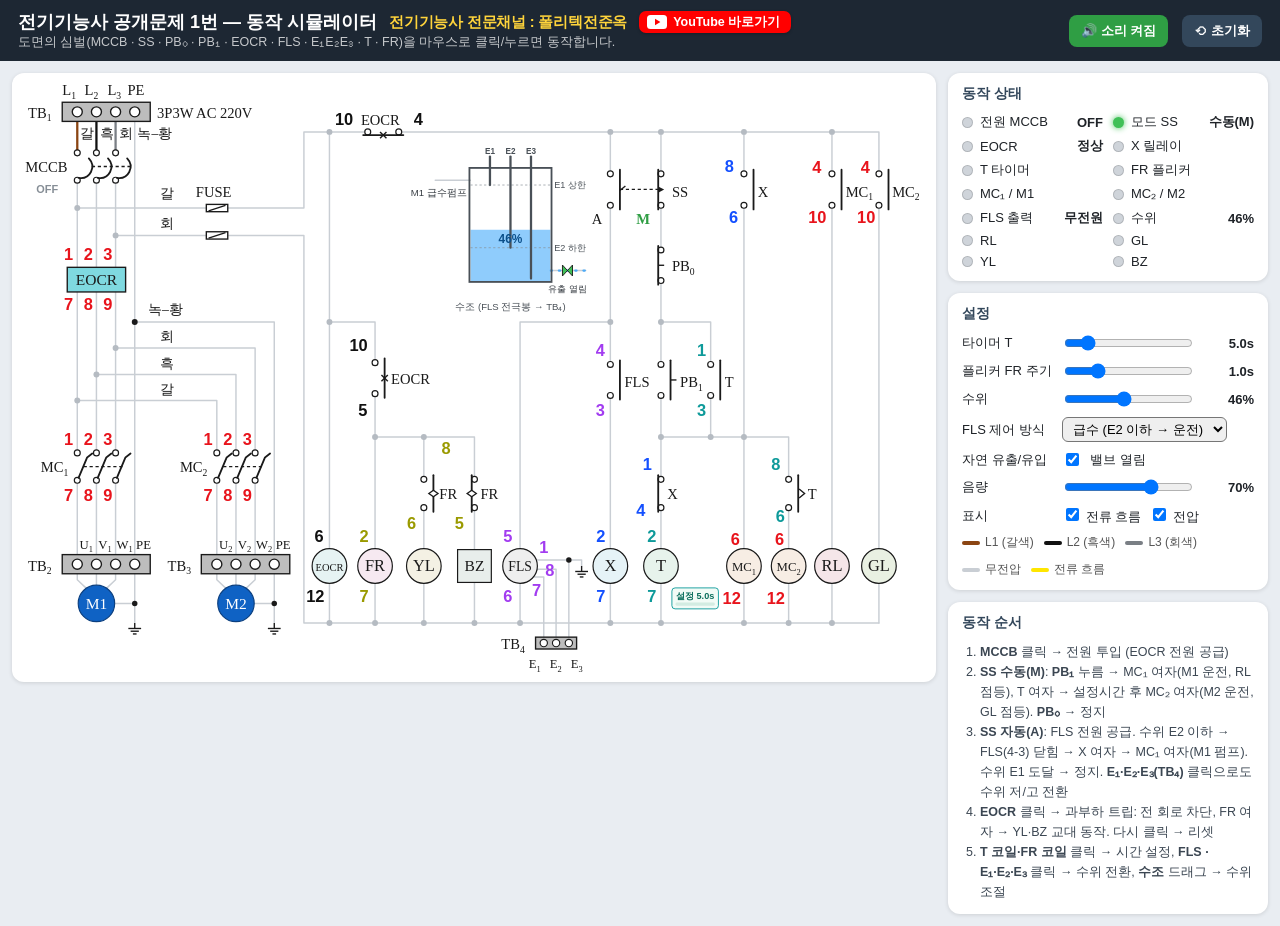
<file: simulator-sample.html>
<!DOCTYPE html>
<html lang="ko">
<head>
<meta charset="UTF-8">
<meta name="viewport" content="width=device-width, initial-scale=1">
<title>전기기능사 공개문제 1번 시뮬레이터</title>
<style>
  *{box-sizing:border-box}
  body{margin:0;background:#e9edf2;color:#1f2328;font-family:-apple-system,BlinkMacSystemFont,"Apple SD Gothic Neo","Malgun Gothic","Noto Sans KR",sans-serif}
  header{display:flex;align-items:center;gap:14px;flex-wrap:wrap;padding:10px 18px;background:#1d2733;color:#fff}
  header h1{margin:0;font-size:18px}
  header .sub{font-size:12.5px;opacity:.75}
  .ttl{display:flex;align-items:center;gap:10px 12px;flex-wrap:wrap}
  .brand{font-size:14.5px;font-weight:700;color:#ffd43b;letter-spacing:-.2px}
  .yt{display:inline-flex;align-items:center;gap:6px;padding:4px 11px 4px 8px;border-radius:7px;background:#ff0000;color:#fff;
    font-size:12.5px;font-weight:700;text-decoration:none;line-height:1;box-shadow:0 1px 3px rgba(0,0,0,.25)}
  .yt:hover{background:#cc0000}
  .yt svg{width:20px;height:14px;flex:none}
  header .sp{flex:1}
  .btn{border:0;border-radius:8px;padding:7px 12px;font-size:13px;font-weight:600;cursor:pointer;background:#33475b;color:#fff}
  .btn:hover{background:#41596f}
  .btn.on{background:#2f9e44}
  .wrap{display:flex;gap:12px;padding:12px;align-items:flex-start}
  .board{flex:1;min-width:0;background:#fff;border-radius:12px;box-shadow:0 1px 4px rgba(0,0,0,.12);padding:6px}
  aside{width:320px;flex:none;display:flex;flex-direction:column;gap:12px}
  .card{background:#fff;border-radius:12px;box-shadow:0 1px 4px rgba(0,0,0,.12);padding:12px 14px}
  .card h3{margin:0 0 10px;font-size:14px;color:#33475b}
  .stat{display:grid;grid-template-columns:1fr 1fr;gap:6px 10px;font-size:13px}
  .stat div{display:flex;align-items:center;gap:7px}
  .led{width:11px;height:11px;border-radius:50%;background:#cfd4da;flex:none;box-shadow:inset 0 0 0 1px rgba(0,0,0,.15)}
  .led.on{background:#40c057;box-shadow:0 0 6px #40c057}
  .led.warn{background:#fa5252;box-shadow:0 0 6px #fa5252}
  .led.amber{background:#fab005;box-shadow:0 0 6px #fab005}
  .ctl{display:flex;align-items:center;gap:8px;font-size:13px;margin:8px 0}
  .ctl label{width:92px;flex:none}
  .ctl input[type=range]{flex:1}
  .ctl output{width:52px;text-align:right;font-variant-numeric:tabular-nums;font-weight:600}
  select{font-size:13px;padding:3px 6px;border-radius:6px}
  ol{margin:0;padding-left:18px;font-size:12.5px;line-height:1.6;color:#3b4652}
  .legend{display:flex;flex-wrap:wrap;gap:10px;font-size:12px;color:#555;margin-top:8px}
  .legend span::before{content:"";display:inline-block;width:18px;height:4px;border-radius:2px;margin-right:5px;vertical-align:middle;background:var(--c)}
  svg{display:block;width:100%;height:auto;user-select:none;-webkit-user-select:none;touch-action:none}
  .wire{fill:none;stroke:#c9ced4;stroke-width:3.2;stroke-linejoin:round;stroke-linecap:round;transition:stroke .15s}
  .vL1{stroke:#8b4513;stroke-width:5}.vL2{stroke:#111;stroke-width:5}.vL3{stroke:#7a7f85;stroke-width:5}
  svg.novolt .wire{stroke:#2b2b2b;stroke-width:3.2}
  .flow{fill:none;stroke:#ffe600;stroke-width:5;stroke-linecap:round;stroke-dasharray:3 15;animation:flow .55s linear infinite;pointer-events:none}
  svg.noflow .flow{visibility:hidden}
  @keyframes flow{to{stroke-dashoffset:-18}}
  .blade{stroke:#1a1a1a;stroke-width:4;fill:none;stroke-linecap:round}
  .bar,.mv{transition:transform .07s ease-out}
  .term{fill:#fff;stroke:#1a1a1a;stroke-width:2.6}
  .hit{fill:transparent;cursor:pointer}
  .hit:hover{fill:rgba(28,126,214,.07);stroke:#1c7ed6;stroke-width:2;stroke-dasharray:7 5}
    #pop{position:fixed;z-index:10;background:#fff;border-radius:10px;box-shadow:0 6px 24px rgba(0,0,0,.25);padding:12px 14px;width:270px;font-size:13px}
  #pop .pt{font-weight:700;margin-bottom:6px}
  #pop .row{display:flex;gap:8px;align-items:center}
  #pop input[type=range]{flex:1}
  #pop .act{text-align:right;margin-top:8px}
  @media (max-width:1150px){.wrap{flex-direction:column;align-items:stretch}aside{width:100%}}
</style>
</head>
<body>
<header>
  <div>
    <div class="ttl"><h1>전기기능사 공개문제 1번 — 동작 시뮬레이터</h1><span class="brand">전기기능사 전문채널 : 폴리텍전준옥</span><a class="yt" href="https://www.youtube.com/@ok7724" target="_blank" rel="noopener" title="유튜브 채널 바로가기 (새 창)"><svg viewBox="0 0 20 14" aria-hidden="true"><rect width="20" height="14" rx="3.5" fill="#fff"/><path d="M8 3.8 13.4 7 8 10.2Z" fill="#ff0000"/></svg>YouTube 바로가기</a></div>
    <div class="sub">도면의 심벌(MCCB · SS · PB₀ · PB₁ · EOCR · FLS · E₁E₂E₃ · T · FR)을 마우스로 클릭/누르면 동작합니다.</div>
  </div>
  <div class="sp"></div>
  <button class="btn on" id="bSound">🔊 소리 켜짐</button>
  <button class="btn" id="bReset">⟲ 초기화</button>
</header>

<div class="wrap">
  <div class="board">
    <svg id="sim" viewBox="0 0 2000 1310">
      <defs>
        <filter id="glow" x="-60%" y="-60%" width="220%" height="220%">
          <feGaussianBlur stdDeviation="7" result="b"/>
          <feMerge><feMergeNode in="b"/><feMergeNode in="SourceGraphic"/></feMerge>
        </filter>
        <clipPath id="tankClip"><rect x="992" y="197" width="176" height="246"/></clipPath>
      </defs>
      <rect width="2000" height="1310" fill="#fff"/>
      <g id="gWires"></g><g id="gFlows"></g><g id="gParts"></g><g id="gLabels"></g><g id="gHits"></g>
    </svg>
  </div>

  <aside>
    <div class="card">
      <h3>동작 상태</h3>
      <div class="stat" id="stat"></div>
    </div>
    <div class="card">
      <h3>설정</h3>
      <div class="ctl"><label>타이머 T</label><input type="range" id="tset" min="1" max="30" step="0.5" value="5"><output id="tsetO">5.0s</output></div>
      <div class="ctl"><label>플리커 FR 주기</label><input type="range" id="frset" min="0.4" max="3" step="0.1" value="1"><output id="frsetO">1.0s</output></div>
      <div class="ctl"><label>수위</label><input type="range" id="lvl" min="0" max="100" step="1" value="50"><output id="lvlO">50%</output></div>
      <div class="ctl"><label>FLS 제어 방식</label>
        <select id="mode"><option value="supply">급수 (E2 이하 → 운전)</option><option value="drain">배수 (E1 도달 → 운전)</option></select></div>
      <div class="ctl"><label>자연 유출/유입</label><input type="checkbox" id="valve" checked><span id="valveT">밸브 열림</span></div>
      <div class="ctl"><label>음량</label><input type="range" id="vol" min="0" max="1" step="0.05" value="0.7"><output id="volO">70%</output></div>
      <div class="ctl"><label>표시</label>
        <label style="width:auto"><input type="checkbox" id="showFlow" checked> 전류 흐름</label>
        <label style="width:auto"><input type="checkbox" id="showVolt" checked> 전압</label></div>
      <div class="legend"><span style="--c:#8b4513">L1 (갈색)</span><span style="--c:#111">L2 (흑색)</span><span style="--c:#7a7f85">L3 (회색)</span><span style="--c:#c9ced4">무전압</span><span style="--c:#ffe600">전류 흐름</span></div>
    </div>
    <div class="card">
      <h3>동작 순서</h3>
      <ol>
        <li><b>MCCB</b> 클릭 → 전원 투입 (EOCR 전원 공급)</li>
        <li><b>SS 수동(M)</b>: <b>PB₁</b> 누름 → MC₁ 여자(M1 운전, RL 점등), T 여자 → 설정시간 후 MC₂ 여자(M2 운전, GL 점등). <b>PB₀</b> → 정지</li>
        <li><b>SS 자동(A)</b>: FLS 전원 공급. 수위 E2 이하 → FLS(4-3) 닫힘 → X 여자 → MC₁ 여자(M1 펌프). 수위 E1 도달 → 정지. <b>E₁·E₂·E₃(TB₄)</b> 클릭으로도 수위 저/고 전환</li>
        <li><b>EOCR</b> 클릭 → 과부하 트립: 전 회로 차단, FR 여자 → YL·BZ 교대 동작. 다시 클릭 → 리셋</li>
        <li><b>T 코일·FR 코일</b> 클릭 → 시간 설정, <b>FLS · E₁·E₂·E₃</b> 클릭 → 수위 전환, <b>수조</b> 드래그 → 수위 조절</li>
      </ol>
    </div>
  </aside>
</div>

<div id="pop" hidden>
  <div class="pt" id="popT"></div>
  <div class="row"><input type="range" id="popR"><output id="popO" style="width:52px;text-align:right;font-weight:700"></output></div>
  <div class="act"><button class="btn" id="popClose">확인</button></div>
</div>

<script>
"use strict";
const NS='http://www.w3.org/2000/svg';
const svg=document.getElementById('sim');
const G={w:gid('gWires'),f:gid('gFlows'),p:gid('gParts'),l:gid('gLabels'),h:gid('gHits')};
function gid(i){return document.getElementById(i)}
function el(tag,a,parent){const e=document.createElementNS(NS,tag);for(const k in a)e.setAttribute(k,a[k]);if(parent)parent.appendChild(e);return e}
const SERIF='"Times New Roman","Nanum Myeongjo","AppleMyungjo","Batang",serif';
const SANS='Arial,"Apple SD Gothic Neo","Malgun Gothic",sans-serif';
const C={red:'#e8141c',blue:'#1450ff',pur:'#a23cf0',teal:'#0e9a9a',olive:'#9a9a00',blk:'#111'};

/* 텍스트 (X_1 → 아래첨자) */
function txt(x,y,s,o={}){
  const size=o.size||32;
  const t=el('text',{x,y,'font-size':size,fill:o.color||'#1a1a1a','text-anchor':o.anchor||'start',
    'font-family':o.font||SERIF,'font-weight':o.weight||'normal','pointer-events':'none'},o.parent||G.l);
  let down=false;
  for(const p of s.split(/(_\w)/)){
    if(!p)continue;
    if(p[0]==='_'){const ts=el('tspan',{dy:8,'font-size':size*0.66},t);ts.textContent=p.slice(1);down=true}
    else{const ts=el('tspan',down?{dy:-8}:{},t);ts.textContent=p;down=false}
  }
  return t;
}
function num(x,y,s,color){return txt(x,y,s,{size:36,color,font:SANS,weight:'bold'})}

/* ───────────── 노드 ───────────── */
const P={};
function n(name,x,y){P[name]={x,y}}
[['S1',130,72],['S2',172,72],['S3',214,72],
 ['CB1t',130,162],['CB1b',130,222],['CB2t',172,162],['CB2b',172,222],['CB3t',214,162],['CB3b',214,222],
 ['JF1',130,283],['JF3',214,343],
 ['EO1',130,413],['EO2',172,413],['EO3',214,413],['EO7',130,467],['EO8',172,467],['EO9',214,467],
 ['J2a',214,590],['J2b',172,648],['J2c',130,705],
 ['A1t',130,820],['A1b',130,880],['A2t',172,820],['A2b',172,880],['A3t',214,820],['A3b',214,880],
 ['B1t',436,820],['B1b',436,880],['B2t',478,820],['B2b',478,880],['B3t',520,820],['B3b',520,880],
 ['U1',130,1064],['V1',172,1064],['W1',214,1064],['U2',436,1064],['V2',478,1064],['W2',520,1064],
 ['M1u',150,1117],['M1v',172,1110],['M1w',194,1117],['M1n',172,1150],
 ['M2u',456,1117],['M2v',478,1110],['M2w',500,1117],['M2n',478,1150],
 ['F1a',413,283],['F1b',460,283],['F3a',413,343],['F3b',460,343],
 ['CTL',683,116],['EN1',767,116],['EN2',835,116],
 ['T1299',1299,116],['T1410',1410,116],['T1592',1592,116],['T1785',1785,116],
 ['C533',683,533],['EOc_t',683,1030],['EOc_b',683,1106],
 ['EP_t',783,622],['EP_b',783,690],['N783',783,785],['FRc_t',783,1030],['FRc_b',783,1106],
 ['N890',890,785],['FRa_t',890,878],['FRa_b',890,940],['YL_t',890,1030],['YL_b',890,1106],
 ['FRb_t',1001,878],['FRb_b',1001,940],['BZ_t',1001,1032],['BZ_b',1001,1104],
 ['SSA_t',1299,208],['SSA_b',1299,277],['NA',1299,533],['FLc_t',1101,1030],['FLc_b',1101,1106],
 ['FL_t',1299,626],['FL_b',1299,694],['Xc_t',1299,1030],['Xc_b',1299,1106],
 ['SSM_t',1410,208],['SSM_b',1410,277],['PB0_t',1410,375],['PB0_b',1410,442],['PBC',1410,533],
 ['PB1_t',1410,626],['PB1_b',1410,694],['N1410',1410,785],
 ['T13_t',1519,626],['T13_b',1519,694],['N1519',1519,785],
 ['X14_t',1410,878],['X14_b',1410,940],['Tc_t',1410,1030],['Tc_b',1410,1106],
 ['X86_t',1592,208],['X86_b',1592,277],['N1592',1592,785],['MC1c_t',1592,1030],['MC1c_b',1592,1106],
 ['T86_t',1690,878],['T86_b',1690,940],['MC2c_t',1690,1030],['MC2c_b',1690,1106],
 ['MC1a_t',1785,208],['MC1a_b',1785,277],['RL_t',1785,1030],['RL_b',1785,1106],
 ['MC2a_t',1888,208],['MC2a_b',1888,277],['GL_t',1888,1030],['GL_b',1888,1106]
].forEach(a=>n(...a));
for(const x of [683,783,890,1001,1101,1299,1410,1592,1690,1785,1888]) n('R'+x,x,1193);

/* ───────────── 엣지 (배선 / 접점 / 부하) ───────────── */
const E=[];
const pt=(x,y)=>({x,y});
function wire(a,b,via=[]){E.push({type:'wire',a,b,pts:[P[a],...via.map(v=>pt(...v)),P[b]]})}
function sw(id,a,b){E.push({type:'sw',id,a,b,pts:[P[a],P[b]]})}
function load(id,a,b){E.push({type:'load',id,a,b})}
function motor(id,t,nn){const parts=t.map(x=>{E.push({type:'mpart',a:x,b:nn});return E.length-1});E.push({type:'motor',id,t,parts})}

// 주회로
wire('S1','CB1t');wire('S2','CB2t');wire('S3','CB3t');
sw('CB1','CB1t','CB1b');sw('CB2','CB2t','CB2b');sw('CB3','CB3t','CB3b');
wire('CB1b','JF1');wire('JF1','EO1');wire('CB2b','EO2');wire('CB3b','JF3');wire('JF3','EO3');
wire('EO1','EO7');wire('EO2','EO8');wire('EO3','EO9');
wire('EO7','J2c');wire('J2c','A1t');wire('EO8','J2b');wire('J2b','A2t');wire('EO9','J2a');wire('J2a','A3t');
wire('J2c','B1t',[[436,705]]);wire('J2b','B2t',[[478,648]]);wire('J2a','B3t',[[520,590]]);
sw('MC1p1','A1t','A1b');sw('MC1p2','A2t','A2b');sw('MC1p3','A3t','A3b');
sw('MC2p1','B1t','B1b');sw('MC2p2','B2t','B2b');sw('MC2p3','B3t','B3b');
wire('A1b','U1');wire('A2b','V1');wire('A3b','W1');wire('B1b','U2');wire('B2b','V2');wire('B3b','W2');
wire('U1','M1u',[[130,1098]]);wire('V1','M1v');wire('W1','M1w',[[214,1098]]);
wire('U2','M2u',[[436,1098]]);wire('V2','M2v');wire('W2','M2w',[[520,1098]]);
motor('M1',['M1u','M1v','M1w'],'M1n');motor('M2',['M2u','M2v','M2w'],'M2n');
// 퓨즈 → 조작회로
wire('JF1','F1a');wire('F1a','F1b');wire('F1b','CTL',[[627,283],[627,116]]);
wire('JF3','F3a');wire('F3a','F3b');wire('F3b','R683',[[627,343],[627,1193]]);
// 상부 모선
wire('CTL','EN1');sw('EOCRnc','EN1','EN2');wire('EN2','T1299');
wire('T1299','T1410');wire('T1410','T1592');wire('T1592','T1785');wire('T1785','MC2a_t',[[1888,116]]);
// EOCR / FR / YL / BZ
wire('CTL','C533');wire('C533','EOc_t');load('EOCR','EOc_t','EOc_b');wire('EOc_b','R683');
wire('C533','EP_t',[[783,533]]);sw('EOCRno','EP_t','EP_b');wire('EP_b','N783');
wire('N783','FRc_t');load('FR','FRc_t','FRc_b');wire('FRc_b','R783');
wire('N783','N890');wire('N890','FRa_t');sw('FRno','FRa_t','FRa_b');wire('FRa_b','YL_t');load('YL','YL_t','YL_b');wire('YL_b','R890');
wire('N890','FRb_t',[[1001,785]]);sw('FRnc','FRb_t','FRb_b');wire('FRb_b','BZ_t');load('BZ','BZ_t','BZ_b');wire('BZ_b','R1001');
// 자동 (SS-A, FLS, X)
wire('T1299','SSA_t');sw('SSA','SSA_t','SSA_b');wire('SSA_b','NA');
wire('NA','FLc_t',[[1101,533]]);load('FLS','FLc_t','FLc_b');wire('FLc_b','R1101');
wire('NA','FL_t');sw('FLSc','FL_t','FL_b');wire('FL_b','Xc_t');load('X','Xc_t','Xc_b');wire('Xc_b','R1299');
// 수동 (SS-M, PB0, PB1, T)
wire('T1410','SSM_t');sw('SSM','SSM_t','SSM_b');wire('SSM_b','PB0_t');sw('PB0','PB0_t','PB0_b');wire('PB0_b','PBC');
wire('PBC','PB1_t');sw('PB1','PB1_t','PB1_b');wire('PB1_b','N1410');
wire('PBC','T13_t',[[1519,533]]);sw('T13','T13_t','T13_b');wire('T13_b','N1519');
wire('N1410','N1519');wire('N1519','N1592');wire('N1592','T86_t',[[1690,785]]);
wire('N1410','X14_t');sw('X14','X14_t','X14_b');wire('X14_b','Tc_t');load('T','Tc_t','Tc_b');wire('Tc_b','R1410');
wire('T1592','X86_t');sw('X86','X86_t','X86_b');wire('X86_b','N1592');
wire('N1592','MC1c_t');load('MC1','MC1c_t','MC1c_b');wire('MC1c_b','R1592');
sw('T86','T86_t','T86_b');wire('T86_b','MC2c_t');load('MC2','MC2c_t','MC2c_b');wire('MC2c_b','R1690');
wire('T1785','MC1a_t');sw('MC1a','MC1a_t','MC1a_b');wire('MC1a_b','RL_t');load('RL','RL_t','RL_b');wire('RL_b','R1785');
sw('MC2a','MC2a_t','MC2a_b');wire('MC2a_b','GL_t');load('GL','GL_t','GL_b');wire('GL_b','R1888');
// 하부 모선
{const xs=[683,783,890,1001,1101,1299,1410,1592,1690,1785,1888];for(let i=0;i<xs.length-1;i++)wire('R'+xs[i],'R'+xs[i+1]);}

/* ───────────── 상태 ───────────── */
const E1=85,E2=30; // 수위 전극 위치(%)
const S={mccb:false,ssA:false,pb0:false,pb1:false,trip:false,
  X:false,Tcoil:false,Tel:0,Tset:5,Tdone:false,MC1:false,MC2:false,
  FR:false,frT:0,frPer:1,frOut:false,flsLatch:false,flsOut:false,
  level:50,mode:'supply',valve:true,m1:0,m2:0,a1:0,a2:0};

function isClosed(id){
  if(id.startsWith('CB'))return S.mccb;
  if(id.startsWith('MC1p'))return S.MC1;
  if(id.startsWith('MC2p'))return S.MC2;
  switch(id){
    case 'EOCRnc':return !S.trip; case 'EOCRno':return S.trip;
    case 'FRno':return S.FR&&S.frOut; case 'FRnc':return !(S.FR&&S.frOut);
    case 'SSA':return S.ssA; case 'SSM':return !S.ssA;
    case 'PB0':return !S.pb0; case 'PB1':return S.pb1;
    case 'FLSc':return S.flsOut; case 'T13':return S.Tcoil;
    case 'X14':return !S.X; case 'X86':return S.X; case 'T86':return S.Tdone;
    case 'MC1a':return S.MC1; case 'MC2a':return S.MC2;
  }
  return false;
}

/* ───────────── 회로 해석 ───────────── */
const SRC={S1:'L1',S2:'L2',S3:'L3'};
function solve(){
  const adj={};for(const k in P)adj[k]=[];
  const cond=[];
  E.forEach((e,i)=>{if(e.type==='wire'||(e.type==='sw'&&isClosed(e.id)))cond.push(i)});
  for(const i of cond){const e=E[i];adj[e.a].push(e.b);adj[e.b].push(e.a)}
  // 전압 라벨 (어느 상에 연결되어 있는가)
  const lab={};
  for(const s in SRC){if(lab[s])continue;lab[s]=SRC[s];const q=[s];
    while(q.length){const u=q.shift();for(const v of adj[u])if(!lab[v]){lab[v]=SRC[s];q.push(v)}}}
  // 부하 여자 판정
  const en={},fl=[...cond];
  E.forEach((e,i)=>{
    if(e.type==='load'){const on=!!(lab[e.a]&&lab[e.b]&&lab[e.a]!==lab[e.b]);en[e.id]=on;if(on)fl.push(i)}
    else if(e.type==='motor'){const ls=e.t.map(t=>lab[t]);const on=ls.every(Boolean)&&new Set(ls).size===3;en[e.id]=on;if(on)fl.push(...e.parts)}
  });
  // 전류 경로: 막다른 가지 제거
  const adjF={},deg={};
  for(const i of fl){const e=E[i];(adjF[e.a]=adjF[e.a]||[]).push(i);(adjF[e.b]=adjF[e.b]||[]).push(i)}
  for(const k in adjF)deg[k]=adjF[k].length;
  const alive=new Set(fl);
  const q=Object.keys(deg).filter(k=>deg[k]===1&&!SRC[k]);
  while(q.length){const u=q.pop();if(deg[u]!==1)continue;
    for(const i of adjF[u])if(alive.has(i)){alive.delete(i);deg[u]--;const e=E[i];const v=e.a===u?e.b:e.a;deg[v]--;if(deg[v]===1&&!SRC[v])q.push(v);break}}
  // 방향: 전원으로부터 거리
  const dist={};
  for(const s in SRC){if(!adjF[s])continue;dist[s]=0;const qq=[s];
    while(qq.length){const u=qq.shift();for(const i of adjF[u]){if(!alive.has(i))continue;const e=E[i];if(e.type!=='wire'&&e.type!=='sw')continue;
      const v=e.a===u?e.b:e.a;if(dist[v]===undefined){dist[v]=dist[u]+1;qq.push(v)}}}}
  const fwd=new Map();
  for(const i of alive){const e=E[i];if(e.type!=='wire'&&e.type!=='sw')continue;
    let f=(dist[e.a]??0)<=(dist[e.b]??0);if(lab[e.a]==='L3')f=!f;fwd.set(i,f)}
  return {lab,en,alive,fwd};
}

/* ───────────── 사운드 (Web Audio) ───────────── */
const Snd={ctx:null,master:null,on:true,vol:.7,noise:null,mot:[],bz:null,
  init(){
    if(this.ctx){if(this.ctx.state==='suspended')this.ctx.resume();return}
    const AC=window.AudioContext||window.webkitAudioContext;if(!AC)return;
    const c=this.ctx=new AC();
    this.master=c.createGain();this.master.gain.value=this.on?this.vol:0;this.master.connect(c.destination);
    const len=c.sampleRate*2,b=c.createBuffer(1,len,c.sampleRate),d=b.getChannelData(0);
    for(let i=0;i<len;i++)d[i]=Math.random()*2-1;this.noise=b;
    this.mot=[this.mkMotor(1),this.mkMotor(0.9)];
    // 부저
    const o=c.createOscillator();o.type='square';o.frequency.value=440;
    const lp=c.createBiquadFilter();lp.type='lowpass';lp.frequency.value=2600;
    const g=c.createGain();g.gain.value=0;o.connect(lp).connect(g).connect(this.master);o.start();this.bz=g;
  },
  setVol(){if(this.master)this.master.gain.setTargetAtTime(this.on?this.vol:0,this.ctx.currentTime,.02)},
  burst(t,freq,q,peak,dec){const c=this.ctx;
    const s=c.createBufferSource();s.buffer=this.noise;const f=c.createBiquadFilter();f.type='bandpass';f.frequency.value=freq;f.Q.value=q;
    const g=c.createGain();g.gain.setValueAtTime(peak,t);g.gain.exponentialRampToValueAtTime(.0008,t+dec);
    s.connect(f).connect(g).connect(this.master);s.start(t,Math.random()*1.5);s.stop(t+dec+.03)},
  thump(t,f0,peak,dec){const c=this.ctx;const o=c.createOscillator();o.frequency.setValueAtTime(f0,t);o.frequency.exponentialRampToValueAtTime(f0*.5,t+dec);
    const g=c.createGain();g.gain.setValueAtTime(peak,t);g.gain.exponentialRampToValueAtTime(.0008,t+dec);o.connect(g).connect(this.master);o.start(t);o.stop(t+dec+.02)},
  click(kind){
    if(!this.ctx)return;const t=this.ctx.currentTime+.005;
    switch(kind){
      case 'relay':this.burst(t,3600,1.1,.7,.025);this.burst(t+.009,4200,1.3,.3,.015);break;
      case 'relayOff':this.burst(t,2900,1.1,.5,.02);this.burst(t+.007,3300,1.2,.2,.012);break;
      case 'mc':this.burst(t,1300,.8,1,.06);this.thump(t,140,.7,.07);this.burst(t+.012,1700,1,.4,.03);break;
      case 'mcOff':this.burst(t,1000,.8,.8,.05);this.thump(t,110,.5,.06);break;
      case 'tick':this.burst(t,5200,1.5,.35,.012);break;
      case 'sw':this.burst(t,2400,1,.55,.02);break;
      case 'mccb':this.burst(t,700,.7,1,.09);this.thump(t,90,.8,.1);break;
    }
  },
  mkMotor(p){const c=this.ctx;
    const out=c.createGain();out.gain.value=0;out.connect(this.master);
    const o1=c.createOscillator();o1.type='sawtooth';const lp=c.createBiquadFilter();lp.type='lowpass';lp.frequency.value=700;
    const g1=c.createGain();g1.gain.value=.3;o1.connect(lp).connect(g1).connect(out);
    const wh=c.createOscillator();wh.type='triangle';const gw=c.createGain();gw.gain.value=.06;wh.connect(gw).connect(out);
    const ns=c.createBufferSource();ns.buffer=this.noise;ns.loop=true;const bp=c.createBiquadFilter();bp.type='bandpass';bp.Q.value=.8;
    const gn=c.createGain();gn.gain.value=.35;ns.connect(bp).connect(gn).connect(out);
    const hum=c.createOscillator();hum.frequency.value=120;const gh=c.createGain();gh.gain.value=0;hum.connect(gh).connect(this.master);
    o1.start();wh.start();ns.start();hum.start();
    return {p,out,o1,wh,bp,gh};
  },
  motor(i,spd,ener){if(!this.ctx)return;const m=this.mot[i],t=this.ctx.currentTime;
    m.o1.frequency.setTargetAtTime((22+98*spd)*m.p,t,.04);
    m.wh.frequency.setTargetAtTime((260+1150*spd)*m.p,t,.04);
    m.bp.frequency.setTargetAtTime(350+1500*spd,t,.04);
    m.out.gain.setTargetAtTime(.2*Math.pow(spd,1.3),t,.04);
    m.gh.gain.setTargetAtTime(ener?.04:0,t,.03)},
  buzz(on){if(this.bz)this.bz.gain.setTargetAtTime(on?.09:0,this.ctx.currentTime,.008)}
};

/* ───────────── 정적 도면 ───────────── */
const W=G.w,PT=G.p;
function line(pts,parent=W,cls='wire'){return el('path',{d:toD(pts),class:cls},parent)}
function toD(pts){return pts.map((p,i)=>(i?'L':'M')+p.x+','+p.y).join(' ')}
function ground(x,y){const g=el('g',{stroke:'#1a1a1a','stroke-width':3},PT);
  el('line',{x1:x,y1:y-12,x2:x,y2:y},g);el('line',{x1:x-14,y1:y,x2:x+14,y2:y},g);el('line',{x1:x-9,y1:y+6,x2:x+9,y2:y+6},g);el('line',{x1:x-4,y1:y+12,x2:x+4,y2:y+12},g)}
function tb(x,y,w,xs){el('rect',{x,y,width:w,height:42,fill:'#bdbdbd',stroke:'#1a1a1a','stroke-width':3},PT);
  for(const cx of xs)el('circle',{cx,cy:y+21,r:11,fill:'#fff',stroke:'#1a1a1a','stroke-width':3},PT)}

// 배선 엣지 그리기 + 전류 오버레이
E.forEach(e=>{
  if(e.type==='wire'){e.path=line(e.pts);e.flow=el('path',{class:'flow',style:'display:none'},G.f)}
  else if(e.type==='sw'){e.flow=el('path',{class:'flow',style:'display:none'},G.f)}
});
// 접속점
const degW={};E.forEach(e=>{if(e.type==='wire'||e.type==='sw'){degW[e.a]=(degW[e.a]||0)+1;degW[e.b]=(degW[e.b]||0)+1}});
const dots=[];for(const k in degW)if(degW[k]>=3)dots.push({k,c:el('circle',{cx:P[k].x,cy:P[k].y,r:6.5,fill:'#1a1a1a'},G.f)});

// PE / 접지 / FLS 전극선 (정적)
line([pt(256,72),pt(256,1064)]);line([pt(256,533),pt(562,533),pt(562,1064)]);
line([pt(256,1064),pt(256,1192)]);line([pt(212,1150),pt(256,1150)]);ground(256,1205);
line([pt(562,1064),pt(562,1192)]);line([pt(518,1150),pt(562,1150)]);ground(562,1205);
el('circle',{cx:256,cy:533,r:6.5,fill:'#1a1a1a'},G.f);el('circle',{cx:256,cy:1150,r:6,fill:'#1a1a1a'},G.f);el('circle',{cx:562,cy:1150,r:6,fill:'#1a1a1a'},G.f);
line([pt(1136,1055),pt(1236,1055),pt(1236,1068)]);line([pt(1208,1055),pt(1208,1226)]);ground(1236,1080);
el('circle',{cx:1208,cy:1055,r:6,fill:'#1a1a1a'},G.f);
line([pt(1139,1075),pt(1180,1075),pt(1180,1226)]);line([pt(1132,1092),pt(1153,1092),pt(1153,1226)]);

tb(97,51,193,[130,172,214,256]);tb(97,1043,193,[130,172,214,256]);tb(402,1043,194,[436,478,520,562]);
el('rect',{x:1135,y:1224,width:90,height:26,fill:'#bdbdbd',stroke:'#1a1a1a','stroke-width':3},PT);
for(const x of [1153,1180,1208])el('circle',{cx:x,cy:1237,r:8,fill:'#fff',stroke:'#1a1a1a','stroke-width':2.5},PT);
// 퓨즈
for(const y of [283,343]){el('rect',{x:413,y:y-8,width:47,height:16,fill:'#fff',stroke:'#1a1a1a','stroke-width':3},PT);
  el('line',{x1:418,y1:y+6,x2:455,y2:y-6,stroke:'#1a1a1a','stroke-width':3},PT)}
// EOCR 본체(주회로)
const eocrBox=el('rect',{x:108,y:413,width:128,height:54,fill:'#7fd9e0',stroke:'#1a1a1a','stroke-width':3},PT);
const eocrBoxT=txt(172,452,'EOCR',{size:34,anchor:'middle',parent:PT});

/* MCCB */
const cbPoles=[],cbLink=el('g',{class:'mv'},PT);
for(const x of [130,172,214]){
  el('circle',{cx:x,cy:162,r:6.5,class:'term'},PT);el('circle',{cx:x,cy:222,r:6.5,class:'term'},PT);
  const g=el('g',{class:'mv',style:`transform-origin:${x}px 222px`},PT);
  el('path',{d:`M${x},168 C${x+24},176 ${x+24},208 ${x},216`,class:'blade','stroke-width':3.5},g);cbPoles.push(g)}
el('line',{x1:148,y1:192,x2:232,y2:192,stroke:'#1a1a1a','stroke-width':3,'stroke-dasharray':'7 6'},cbLink);
const cbState=txt(64,250,'OFF',{size:24,anchor:'middle',font:SANS,weight:'bold',color:'#868e96'});

/* 전자접촉기 주접점 */
function mcMain(xs){const poles=[];for(const x of xs){
  el('circle',{cx:x,cy:820,r:6.5,class:'term'},PT);el('circle',{cx:x,cy:880,r:6.5,class:'term'},PT);
  const g=el('g',{class:'mv',style:`transform-origin:${x}px 880px`},PT);
  el('path',{d:`M${x+1},874 L${x+5},826 L${x+13},814`,class:'blade','stroke-width':3.5},g);poles.push(g)}
  const lk=el('g',{class:'mv'},PT);el('line',{x1:xs[0]+6,y1:850,x2:xs[2]+8,y2:850,stroke:'#1a1a1a','stroke-width':3,'stroke-dasharray':'7 6'},lk);
  return {poles,lk}}
const mc1Main=mcMain([130,172,214]),mc2Main=mcMain([436,478,520]);

/* 세로 접점 (시퀀스 도면 관례: a접점은 가동편이 오른쪽에 떨어져 있다가 붙고,
   b접점은 왼쪽에 붙어 있다가 동작하면 왼쪽으로 떨어진다) */
const CT={};
const NC=new Set(['FRnc','SSM','PB0','X14']); // b접점
function contact(id,x,yt,yb,kind){
  el('circle',{cx:x,cy:yt,r:6.5,class:'term'},PT);el('circle',{cx:x,cy:yb,r:6.5,class:'term'},PT);
  const nc=NC.has(id),bar=el('g',{class:'bar'},PT),bx=nc?x-6:x+6,ym=(yt+yb)/2;
  el('line',{x1:bx,y1:yt-9,x2:bx,y2:yb+9,class:'blade'},bar);
  const s={stroke:'#1a1a1a','stroke-width':3,fill:'none'};
  if(kind==='pb')el('line',{x1:bx,y1:ym,x2:bx+13,y2:ym,...s},bar);
  if(kind==='timer')el('path',{d:`M${bx+2},${ym-10} L${bx+14},${ym} L${bx+2},${ym+10}`,...s},bar);
  if(kind==='flicker')el('path',{d:`M${bx-10},${ym} L${bx},${ym-7} L${bx+10},${ym} L${bx},${ym+7} Z`,...s,fill:'#fff'},bar);
  if(kind==='eocr'){el('line',{x1:bx-7,y1:ym-7,x2:bx+7,y2:ym+7,...s},bar);el('line',{x1:bx-7,y1:ym+7,x2:bx+7,y2:ym-7,...s},bar)}
  if(kind==='ssA')el('line',{x1:bx,y1:ym+2,x2:bx+12,y2:ym-8,...s},bar);
  if(kind==='ssM')el('path',{d:`M${bx},${ym-7} L${bx+13},${ym} L${bx},${ym+7} Z`,fill:'#1a1a1a'},bar);
  CT[id]={bar,horiz:false,nc};
}
contact('EOCRno',783,622,690,'eocr');
contact('FRno',890,878,940,'flicker');contact('FRnc',1001,878,940,'flicker');
contact('SSA',1299,208,277,'ssA');contact('SSM',1410,208,277,'ssM');
contact('PB0',1410,375,442,'pb');contact('PB1',1410,626,694,'pb');
contact('FLSc',1299,626,694);contact('T13',1519,626,694);
contact('X14',1410,878,940);contact('X86',1592,208,277);contact('T86',1690,878,940,'timer');
contact('MC1a',1785,208,277);contact('MC2a',1888,208,277);
// SS 연동 점선
const ssLink=el('line',{y1:242,y2:242,stroke:'#1a1a1a','stroke-width':3,'stroke-dasharray':'7 6'},PT);
// EOCR b접점(상부, 가로형)
{el('circle',{cx:767,cy:116,r:6.5,class:'term'},PT);el('circle',{cx:835,cy:116,r:6.5,class:'term'},PT);
 const bar=el('g',{class:'bar'},PT);el('line',{x1:757,y1:123,x2:845,y2:123,class:'blade'},bar);
 el('line',{x1:794,y1:116,x2:808,y2:130,stroke:'#1a1a1a','stroke-width':3},bar);el('line',{x1:794,y1:130,x2:808,y2:116,stroke:'#1a1a1a','stroke-width':3},bar);
 CT.EOCRnc={bar,horiz:true}}

/* 코일 / 램프 / 부저 */
const LD={};
function coil(id,x,label,fill,onFill,size=36){
  const g=el('g',{},PT);
  const halo=el('circle',{cx:x,cy:1068,r:54,fill:onFill,opacity:.3,style:'display:none'},g);
  const c=el('circle',{cx:x,cy:1068,r:38,fill,stroke:'#1a1a1a','stroke-width':2.6},g);
  const t=txt(x,1080,label,{size,anchor:'middle',parent:g});
  LD[id]={g,c,t,halo,fill,onFill};
}
coil('EOCR',683,'EOCR','#e6f3f3','#22c3c3',23);coil('FR',783,'FR','#f6e9f1','#e64fa6');
coil('YL',890,'YL','#f4f1e4','#ffd400');coil('FLS',1101,'FLS','#eeeeee','#8f969d',30);
coil('X',1299,'X','#e6f3f7','#00b4e6');coil('T',1410,'T','#e7f3ec','#14b866');
coil('MC1',1592,'MC_1','#f7ede4','#ff7a00',28);coil('MC2',1690,'MC_2','#f7ede4','#ff7a00',28);
coil('RL',1785,'RL','#f5e6e9','#ff1e3c');coil('GL',1888,'GL','#e9f0e2','#3fd23f');
{const g=el('g',{},PT);const halo=el('rect',{x:952,y:1018,width:98,height:100,rx:10,fill:'#ff922b',opacity:.3,style:'display:none'},g);
 const c=el('rect',{x:964,y:1032,width:74,height:72,fill:'#e8eeeb',stroke:'#1a1a1a','stroke-width':2.6},g);
 const t=txt(1001,1080,'BZ',{size:34,anchor:'middle',parent:g});
 const waves=el('g',{style:'display:none',stroke:'#1a1a1a','stroke-width':2.5,fill:'none'},g);
 el('path',{d:'M1044,1050 Q1056,1068 1044,1086'},waves);el('path',{d:'M1052,1040 Q1068,1068 1052,1096'},waves);
 LD.BZ={g,c,t,halo,waves,fill:'#e8eeeb',onFill:'#ff922b'}}
// 전동기
const MOT={};
function mkMotor(id,cx,label){
  const glow=el('circle',{cx,cy:1150,r:50,fill:'#4dabf7',opacity:0},PT);
  el('circle',{cx,cy:1150,r:40,fill:'#0f62c4',stroke:'#0b3f7f','stroke-width':2.5},PT);
  const rot=el('g',{opacity:.0},PT);
  for(let k=0;k<3;k++)el('path',{d:`M${cx},1150 Q${cx+14},${1150-18} ${cx+4},${1150-35} Q${cx-8},${1150-20} ${cx},1150 Z`,fill:'#9fd3ff',transform:`rotate(${k*120} ${cx} 1150)`},rot);
  txt(cx,1162,label,{size:34,anchor:'middle',color:'#fff',parent:PT});
  MOT[id]={rot,glow,cx};
}
mkMotor('M1',172,'M1');mkMotor('M2',478,'M2');

/* 타이머 표시창 */
const tBox=el('g',{},PT);
el('rect',{x:1434,y:1116,width:102,height:46,rx:7,fill:'#f2fbf6',stroke:C.teal,'stroke-width':2},tBox);
const tTxt=txt(1485,1140,'5.0s',{size:20,anchor:'middle',font:SANS,weight:'bold',color:'#0b6e5c',parent:tBox});
el('rect',{x:1442,y:1148,width:86,height:7,rx:3,fill:'#d3ece2'},tBox);
const tBar=el('rect',{x:1442,y:1148,width:0,height:7,rx:3,fill:'#12b886'},tBox);

/* 수조 (FLS 전극봉) */
const tank=el('g',{},PT);
const pipeL=line([pt(915,222),pt(992,222)],tank,'wire');pipeL.setAttribute('stroke-width',10);pipeL.setAttribute('stroke','#adb5bd');
const pipeR=line([pt(1168,420),pt(1245,420)],tank,'wire');pipeR.setAttribute('stroke-width',10);pipeR.setAttribute('stroke','#adb5bd');
const flowL=el('path',{d:'M915,222 L992,222',class:'flow',style:'stroke:#4dabf7;display:none'},tank);
const flowR=el('path',{d:'M1168,420 L1245,420',class:'flow',style:'stroke:#4dabf7;display:none'},tank);
const water=el('rect',{x:992,y:300,width:176,height:143,fill:'#74c0fc',opacity:.8,'clip-path':'url(#tankClip)'},tank);
el('rect',{x:990,y:195,width:180,height:250,fill:'none',stroke:'#495057','stroke-width':4},tank);
const yOf=l=>445-2.5*l;
for(const [lv,lab] of [[E1,'E1 상한'],[E2,'E2 하한']]){
  el('line',{x1:992,y1:yOf(lv),x2:1168,y2:yOf(lv),stroke:'#868e96','stroke-width':1.5,'stroke-dasharray':'5 5'},tank);
  txt(1176,yOf(lv)+7,lab,{size:20,font:SANS,color:'#495057',parent:tank})}
for(const [x,lv,lb] of [[1035,E1,'E1'],[1080,E2,'E2'],[1125,3,'E3']]){
  el('line',{x1:x,y1:170,x2:x,y2:yOf(lv),stroke:'#495057','stroke-width':5,'stroke-linecap':'round'},tank);
  txt(x,165,lb,{size:18,anchor:'middle',font:SANS,weight:'bold',color:'#495057',parent:tank})}
const lvlTxt=txt(1080,330,'50%',{size:26,anchor:'middle',font:SANS,weight:'bold',color:'#0b4f8a',parent:tank});
const pumpTxt=txt(984,256,'',{size:21,anchor:'end',font:SANS,color:'#343a40',parent:tank});
const valveG=el('g',{},tank);
const valve=el('path',{d:'M1194,408 L1194,432 L1216,408 L1216,432 Z',fill:'#40c057',stroke:'#1a1a1a','stroke-width':2},valveG);
const valveTxt=txt(1205,468,'',{size:20,anchor:'middle',font:SANS,color:'#343a40',parent:tank});
txt(1080,506,'수조 (FLS 전극봉 → TB₄)',{size:21,anchor:'middle',font:SANS,color:'#495057',parent:tank});

/* ───────────── 라벨 ───────────── */
txt(97,36,'L_1',{});txt(146,36,'L_2',{});txt(196,36,'L_3',{});txt(240,36,'PE',{});
txt(22,85,'TB_1',{});txt(305,85,'3P3W AC 220V',{});
txt(137,130,'갈',{size:30});txt(179,130,'흑',{size:30});txt(221,130,'회',{size:30});txt(262,130,'녹–황',{size:30});
txt(16,203,'MCCB',{});txt(312,262,'갈',{size:30});txt(390,258,'FUSE',{});txt(312,326,'회',{size:30});
num(101,397,'1',C.red);num(144,397,'2',C.red);num(187,397,'3',C.red);
num(101,507,'7',C.red);num(144,507,'8',C.red);num(187,507,'9',C.red);
txt(285,515,'녹–황',{size:30});txt(312,575,'회',{size:30});txt(312,633,'흑',{size:30});txt(312,690,'갈',{size:30});
num(101,802,'1',C.red);num(144,802,'2',C.red);num(187,802,'3',C.red);
num(101,925,'7',C.red);num(144,925,'8',C.red);num(187,925,'9',C.red);txt(50,862,'MC_1',{});
num(407,802,'1',C.red);num(450,802,'2',C.red);num(493,802,'3',C.red);
num(407,925,'7',C.red);num(450,925,'8',C.red);num(493,925,'9',C.red);txt(355,862,'MC_2',{});
txt(135,1030,'U_1',{size:28});txt(176,1030,'V_1',{size:28});txt(216,1030,'W_1',{size:28});txt(259,1030,'PE',{size:28});
txt(441,1030,'U_2',{size:28});txt(482,1030,'V_2',{size:28});txt(522,1030,'W_2',{size:28});txt(565,1030,'PE',{size:28});
txt(22,1078,'TB_2',{});txt(328,1078,'TB_3',{});
num(695,100,'10',C.blk);txt(752,100,'EOCR',{});num(868,100,'4',C.blk);
num(727,596,'10',C.blk);txt(818,668,'EOCR',{});num(746,738,'5',C.blk);
num(929,823,'8',C.olive);txt(924,920,'FR',{});txt(1014,920,'FR',{});num(853,986,'6',C.olive);num(958,986,'5',C.olive);
num(650,1015,'6',C.blk);num(632,1146,'12',C.blk);num(749,1015,'2',C.olive);num(749,1146,'7',C.olive);
num(1064,1015,'5',C.pur);num(1064,1146,'6',C.pur);num(1143,1040,'1',C.pur);num(1156,1090,'8',C.pur);num(1127,1134,'7',C.pur);
num(1268,1015,'2',C.blue);num(1268,1146,'7',C.blue);num(1380,1015,'2',C.teal);num(1380,1146,'7',C.teal);
num(1563,1022,'6',C.red);num(1545,1152,'12',C.red);num(1660,1022,'6',C.red);num(1642,1152,'12',C.red);
const ssA_t=txt(1258,318,'A',{});const ssM_t=txt(1356,318,'M',{});txt(1434,258,'SS',{});
txt(1434,422,'PB_0',{});txt(1452,676,'PB_1',{});txt(1550,676,'T',{});txt(1330,676,'FLS',{});
num(1267,607,'4',C.pur);num(1267,738,'3',C.pur);num(1489,607,'1',C.teal);num(1489,738,'3',C.teal);
num(1550,204,'8',C.blue);num(1559,316,'6',C.blue);txt(1622,258,'X',{});
num(1742,206,'4',C.red);num(1733,316,'10',C.red);txt(1815,258,'MC_1',{});
num(1848,206,'4',C.red);num(1840,316,'10',C.red);txt(1917,258,'MC_2',{});
num(1370,858,'1',C.blue);num(1356,958,'4',C.blue);txt(1424,920,'X',{});
num(1652,858,'8',C.teal);num(1662,972,'6',C.teal);txt(1732,920,'T',{});
txt(1060,1250,'TB_4',{});txt(1120,1292,'E_1',{size:28});txt(1166,1292,'E_2',{size:28});txt(1212,1292,'E_3',{size:28});
const tripTxt=txt(268,450,'',{size:26,anchor:'start',font:SANS,weight:'bold',color:'#e03131'});

/* ───────────── 클릭 영역 ───────────── */
function hit(x,y,w,h,title,opt={}){const r=el(opt.circle?'circle':'rect',opt.circle?{cx:x,cy:y,r:w,class:'hit'}:{x,y,width:w,height:h,rx:8,class:'hit'},G.h);
  el('title',{},r).textContent=title;return r}
function onClick(r,f){r.addEventListener('click',e=>{Snd.init();f(e)})}
function onPress(r,key){
  r.addEventListener('pointerdown',e=>{e.preventDefault();Snd.init();r.setPointerCapture(e.pointerId);if(!S[key]){S[key]=true;Snd.click('sw')}});
  const up=()=>{if(S[key]){S[key]=false;Snd.click('sw')}};
  r.addEventListener('pointerup',up);r.addEventListener('pointercancel',up);r.addEventListener('lostpointercapture',up)}

onClick(hit(92,148,160,84,'MCCB — 클릭: 전원 ON/OFF'),()=>{S.mccb=!S.mccb;Snd.click('mccb')});
onClick(hit(1282,192,170,100,'SS 셀렉터 스위치 — 클릭: 자동(A) ↔ 수동(M)'),()=>{S.ssA=!S.ssA;Snd.click('sw')});
onPress(hit(1392,360,92,96,'PB₀ 정지 — 누르고 있는 동안 동작'),'pb0');
onPress(hit(1392,612,104,96,'PB₁ 기동 — 누르고 있는 동안 동작'),'pb1');
const tripF=()=>{S.trip=!S.trip;Snd.click('relay')};
for(const r of [hit(100,405,144,70,'EOCR — 클릭: 과부하 트립 / 리셋'),hit(683,1068,44,0,'EOCR — 클릭: 트립 / 리셋',{circle:1}),
  hit(752,96,104,46,'EOCR b접점 — 클릭: 트립 / 리셋'),hit(766,608,52,96,'EOCR a접점 — 클릭: 트립 / 리셋')])onClick(r,tripF);
const flsF=()=>{S.level=S.level>=50?15:92;syncPanel()};
for(const r of [hit(1101,1068,44,0,'FLS — 클릭: 수위 저/고 전환',{circle:1}),hit(1282,612,104,96,'FLS 접점 — 클릭: 수위 저/고 전환'),
  hit(1100,1212,150,90,'FLS 전극 E₁·E₂·E₃ — 클릭: 수위 저/고 전환 → FLS 동작/정지')])onClick(r,flsF);
for(const r of [hit(1410,1068,44,0,'타이머 T — 클릭: 시간 설정',{circle:1}),hit(1430,1112,110,54,'타이머 T — 클릭: 시간 설정'),
  hit(1672,864,90,90,'T 한시 접점 — 클릭: 시간 설정'),hit(1502,612,66,96,'T 순시 접점 — 클릭: 시간 설정')])onClick(r,e=>openPop('T',e));
for(const r of [hit(783,1068,44,0,'플리커 릴레이 FR — 클릭: 주기 설정',{circle:1})])onClick(r,e=>openPop('FR',e));
// 수조 드래그
{const r=hit(985,190,190,262,'수조 — 드래그: 수위 조절');
 const setL=e=>{const p=svgPt(e);S.level=Math.max(0,Math.min(100,(445-p.y)/2.5));syncPanel()};
 r.addEventListener('pointerdown',e=>{Snd.init();r.setPointerCapture(e.pointerId);setL(e);r._d=1});
 r.addEventListener('pointermove',e=>{if(r._d)setL(e)});
 r.addEventListener('pointerup',()=>r._d=0);
 onClick(hit(1186,398,40,44,'밸브 — 클릭: 열림/닫힘'),()=>{S.valve=!S.valve;Snd.click('sw');syncPanel()});}
function svgPt(e){const p=svg.createSVGPoint();p.x=e.clientX;p.y=e.clientY;return p.matrixTransform(svg.getScreenCTM().inverse())}

/* ───────────── 시뮬레이션 루프 ───────────── */
function settle(){
  let res;
  for(let i=0;i<12;i++){
    res=solve();const en=res.en;let ch=false;
    if(en.X!==S.X){S.X=en.X;Snd.click(en.X?'relay':'relayOff');ch=true}
    if(en.T!==S.Tcoil){S.Tcoil=en.T;Snd.click(en.T?'relay':'relayOff');if(!en.T){S.Tel=0;S.Tdone=false}ch=true}
    if(en.MC1!==S.MC1){S.MC1=en.MC1;Snd.click(en.MC1?'mc':'mcOff');ch=true}
    if(en.MC2!==S.MC2){S.MC2=en.MC2;Snd.click(en.MC2?'mc':'mcOff');ch=true}
    if(en.FR!==S.FR){S.FR=en.FR;S.frT=0;S.frOut=false;Snd.click(en.FR?'relay':'relayOff');ch=true}
    if(!en.FLS)S.flsLatch=false;
    else if(S.mode==='supply'){if(S.level<=E2)S.flsLatch=true;else if(S.level>=E1)S.flsLatch=false}
    else{if(S.level>=E1)S.flsLatch=true;else if(S.level<=E2)S.flsLatch=false}
    const fo=en.FLS&&S.flsLatch;if(fo!==S.flsOut){S.flsOut=fo;Snd.click('tick');ch=true}
    if(!ch)break;
  }
  return res;
}

let lastSig='',last=performance.now(),res=null;
function step(now){
  const dt=Math.min(.1,(now-last)/1000);last=now;
  if(S.Tcoil){S.Tel+=dt;if(!S.Tdone&&S.Tel>=S.Tset){S.Tdone=true;Snd.click('tick')}}
  if(S.FR){S.frT+=dt;const o=Math.floor(S.frT/(S.frPer/2))%2===1;if(o!==S.frOut){S.frOut=o;Snd.click('tick')}}
  const pumpQ=8*S.m1,natQ=S.valve?3:0;
  S.level+=(S.mode==='supply'?pumpQ-natQ:natQ-pumpQ)*dt;S.level=Math.max(0,Math.min(100,S.level));
  res=settle();
  const k1=res.en.M1?1:0,k2=res.en.M2?1:0;
  S.m1+=(k1-S.m1)*(1-Math.exp(-dt/(k1?.7:1.5)));S.m2+=(k2-S.m2)*(1-Math.exp(-dt/(k2?.7:1.5)));
  if(S.m1<.002)S.m1=0;if(S.m2<.002)S.m2=0;
  S.a1=(S.a1+S.m1*900*dt)%360;S.a2=(S.a2+S.m2*900*dt)%360;
  const sig=[...res.alive].sort((a,b)=>a-b).map(i=>i+(res.fwd.get(i)?'f':'r')).join(',')+'|'+
    E.filter(e=>e.type==='sw').map(e=>isClosed(e.id)?1:0).join('')+'|'+JSON.stringify(res.en)+S.trip+S.mccb+S.ssA;
  if(sig!==lastSig){lastSig=sig;render()}
  perFrame();
  requestAnimationFrame(step);
}

function render(){
  const {lab,en,alive,fwd}=res;
  E.forEach((e,i)=>{
    if(e.type==='wire'){const l=lab[e.a];e.path.setAttribute('class','wire'+(l?' v'+l:''))}
    if(e.flow){if(alive.has(i)){const p=fwd.get(i)?e.pts:[...e.pts].reverse();e.flow.setAttribute('d',toD(p));e.flow.style.display=''}
      else e.flow.style.display='none'}
  });
  for(const d of dots){const l=lab[d.k];d.c.setAttribute('fill',l&&!svg.classList.contains('novolt')?{L1:'#8b4513',L2:'#111',L3:'#7a7f85'}[l]:(svg.classList.contains('novolt')?'#1a1a1a':'#b5bbc2'))}
  // 접점
  for(const id in CT){const c=CT[id],cl=isClosed(id);c.bar.style.transform=c.horiz?`translateY(${cl?0:15}px)`:`translateX(${cl?0:(c.nc?-15:15)}px)`}
  const ax=1305+(isClosed('SSA')?0:15),mx=1404+(isClosed('SSM')?0:-15);ssLink.setAttribute('x1',ax);ssLink.setAttribute('x2',mx);
  ssA_t.setAttribute('fill',S.ssA?'#2f9e44':'#1a1a1a');ssA_t.setAttribute('font-weight',S.ssA?'bold':'normal');
  ssM_t.setAttribute('fill',!S.ssA?'#2f9e44':'#1a1a1a');ssM_t.setAttribute('font-weight',!S.ssA?'bold':'normal');
  cbPoles.forEach(g=>g.style.transform=S.mccb?'none':'rotate(28deg)');cbLink.style.transform=S.mccb?'none':'translateX(14px)';
  cbState.textContent=S.mccb?'ON':'OFF';cbState.setAttribute('fill',S.mccb?'#2f9e44':'#868e96');
  for(const [m,on] of [[mc1Main,S.MC1],[mc2Main,S.MC2]]){m.poles.forEach(g=>g.style.transform=on?'rotate(-5deg)':'rotate(18deg)');m.lk.style.transform=on?'translateX(-3px)':'translateX(8px)'}
  // EOCR
  eocrBox.setAttribute('fill',S.trip?'#ff8787':'#7fd9e0');tripTxt.textContent=S.trip?'TRIP':'';
  // 부하
  for(const id in LD){const L=LD[id],on=!!en[id];
    L.c.setAttribute('fill',on?L.onFill:L.fill);L.c.setAttribute('filter',on?'url(#glow)':'');
    L.c.setAttribute('stroke',on?'#000':'#1a1a1a');L.c.setAttribute('stroke-width',on?4:2.6);
    L.halo.style.display=on?'':'none';L.halo.setAttribute('opacity',['YL','RL','GL','BZ'].includes(id)?.4:.22);
    L.t.setAttribute('font-weight',on?'bold':'normal');
    L.t.setAttribute('fill',on&&['RL','GL','MC1','MC2','X','T','FR'].includes(id)?'#fff':'#1a1a1a');
    if(L.waves)L.waves.style.display=on?'':'none'}
  Snd.buzz(!!en.BZ);
  updateStatus();
}

function perFrame(){
  for(const [id,spd,a] of [['M1',S.m1,S.a1],['M2',S.m2,S.a2]]){const M=MOT[id];
    M.rot.setAttribute('transform',`rotate(${a} ${M.cx} 1150)`);M.rot.setAttribute('opacity',spd>0?.35+.55*spd:0);M.glow.setAttribute('opacity',spd*.35)}
  Snd.motor(0,S.m1,!!res.en.M1);Snd.motor(1,S.m2,!!res.en.M2);
  // 타이머
  const el_=S.Tcoil?Math.min(S.Tel,S.Tset):0;
  tTxt.textContent=S.Tcoil?(S.Tdone?`완료 ${S.Tset.toFixed(1)}s`:`${el_.toFixed(1)} / ${S.Tset.toFixed(1)}s`):`설정 ${S.Tset.toFixed(1)}s`;
  tBar.setAttribute('width',86*(S.Tset?el_/S.Tset:0));tBar.setAttribute('fill',S.Tdone?'#f76707':'#12b886');
  // 수조
  const lv=S.level;water.setAttribute('y',yOf(lv));water.setAttribute('height',2.5*lv);lvlTxt.textContent=Math.round(lv)+'%';
  lvlTxt.setAttribute('y',Math.min(430,Math.max(240,yOf(lv)+30)));
  const sup=S.mode==='supply';
  pumpTxt.textContent=sup?'M1 급수펌프':'M1 배수펌프';
  valveTxt.textContent=(sup?'유출 ':'유입 ')+(S.valve?'열림':'닫힘');
  valve.setAttribute('fill',S.valve?'#40c057':'#fa5252');
  flowL.style.display=S.m1>.05?'':'none';flowL.setAttribute('d',sup?'M915,222 L992,222':'M992,222 L915,222');
  flowR.style.display=S.valve&&(sup?lv>0:lv<100)?'':'none';flowR.setAttribute('d',sup?'M1168,420 L1245,420':'M1245,420 L1168,420');
  const lo=document.getElementById('lvlO'),li=document.getElementById('lvl');
  if(document.activeElement!==li)li.value=Math.round(lv);lo.textContent=Math.round(lv)+'%';
  updateStatus();
}

/* ───────────── 패널 ───────────── */
let statSig='';
function updateStatus(){
  if(!res)return;const en=res.en;
  const items=[['전원 MCCB',S.mccb?'on':'',S.mccb?'ON':'OFF'],['모드 SS',S.ssA?'amber':'on',S.ssA?'자동(A)':'수동(M)'],
    ['EOCR',S.trip?'warn':(en.EOCR?'on':''),S.trip?'트립':'정상'],['X 릴레이',en.X?'on':'',''],
    ['T 타이머',en.T?(S.Tdone?'amber':'on'):'',en.T?(S.Tdone?'타임업':S.Tel.toFixed(1)+'s'):''],['FR 플리커',en.FR?'amber':'',''],
    ['MC₁ / M1',en.MC1?'on':'',en.MC1?'운전':''],['MC₂ / M2',en.MC2?'on':'',en.MC2?'운전':''],
    ['FLS 출력',S.flsOut?'on':'',en.FLS?'':'무전원'],['수위',S.level<=E2?'amber':'',Math.round(S.level)+'%'],
    ['RL',en.RL?'warn':'',''],['GL',en.GL?'on':'',''],['YL',en.YL?'amber':'',''],['BZ',en.BZ?'warn':'','']];
  const h=items.map(([a,c,v])=>`<div><span class="led ${c}"></span>${a}${v?` <b style="margin-left:auto">${v}</b>`:''}</div>`).join('');
  if(h!==statSig){statSig=h;document.getElementById('stat').innerHTML=h}
}
const $=id=>document.getElementById(id);
function syncPanel(){
  $('tset').value=S.Tset;$('tsetO').textContent=S.Tset.toFixed(1)+'s';
  $('frset').value=S.frPer;$('frsetO').textContent=S.frPer.toFixed(1)+'s';
  $('mode').value=S.mode;$('valve').checked=S.valve;$('valveT').textContent=S.valve?'밸브 열림':'밸브 닫힘';
}
$('tset').oninput=e=>{S.Tset=+e.target.value;syncPanel()};
$('frset').oninput=e=>{S.frPer=+e.target.value;syncPanel()};
$('lvl').oninput=e=>{S.level=+e.target.value};
$('mode').onchange=e=>{S.mode=e.target.value;S.flsLatch=false};
$('valve').onchange=e=>{S.valve=e.target.checked;syncPanel()};
$('vol').oninput=e=>{Snd.vol=+e.target.value;$('volO').textContent=Math.round(Snd.vol*100)+'%';Snd.setVol()};
$('showFlow').onchange=e=>svg.classList.toggle('noflow',!e.target.checked);
$('showVolt').onchange=e=>{svg.classList.toggle('novolt',!e.target.checked);lastSig=''};
$('bSound').onclick=()=>{Snd.init();Snd.on=!Snd.on;Snd.setVol();$('bSound').textContent=Snd.on?'🔊 소리 켜짐':'🔇 소리 꺼짐';$('bSound').classList.toggle('on',Snd.on)};
$('bReset').onclick=()=>{Object.assign(S,{mccb:false,ssA:false,pb0:false,pb1:false,trip:false,level:50,valve:true,mode:'supply',flsLatch:false});syncPanel()};
document.addEventListener('pointerdown',()=>Snd.init(),{capture:true});

/* 팝오버 (T / FR 시간 설정) */
let popKind=null;
function openPop(kind,e){
  popKind=kind;const p=$('pop'),r=$('popR');
  if(kind==='T'){$('popT').textContent='타이머 T 설정 시간';r.min=1;r.max=30;r.step=.5;r.value=S.Tset}
  else{$('popT').textContent='플리커 릴레이 FR 점멸 주기';r.min=.4;r.max=3;r.step=.1;r.value=S.frPer}
  $('popO').textContent=(+r.value).toFixed(1)+'s';
  p.hidden=false;p.style.left=Math.min(innerWidth-290,e.clientX+12)+'px';p.style.top=Math.min(innerHeight-130,e.clientY+12)+'px';
}
$('popR').oninput=e=>{const v=+e.target.value;$('popO').textContent=v.toFixed(1)+'s';if(popKind==='T')S.Tset=v;else S.frPer=v;syncPanel()};
$('popClose').onclick=()=>$('pop').hidden=true;
document.addEventListener('pointerdown',e=>{const p=$('pop');if(!p.hidden&&!p.contains(e.target)&&!e.target.classList.contains('hit'))p.hidden=true});

syncPanel();
requestAnimationFrame(step);
</script>
</body>
</html>
</file>
